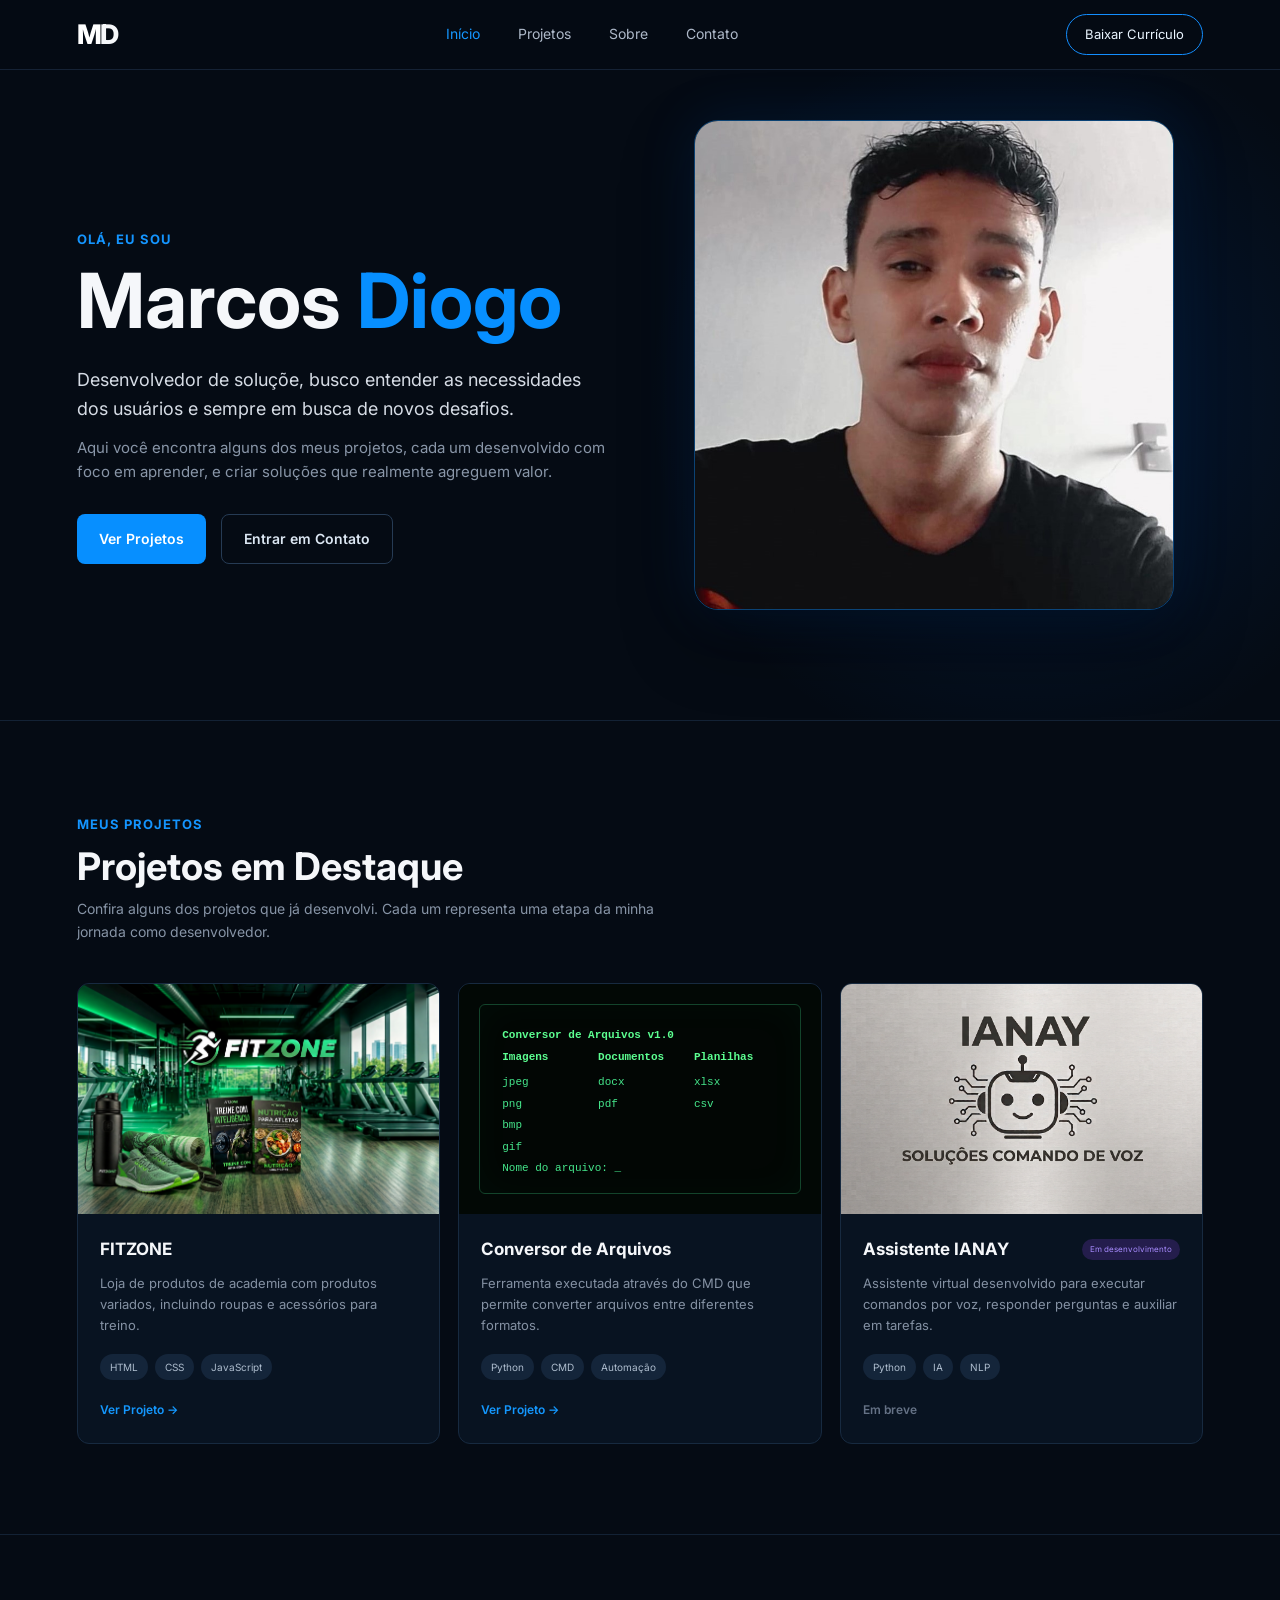
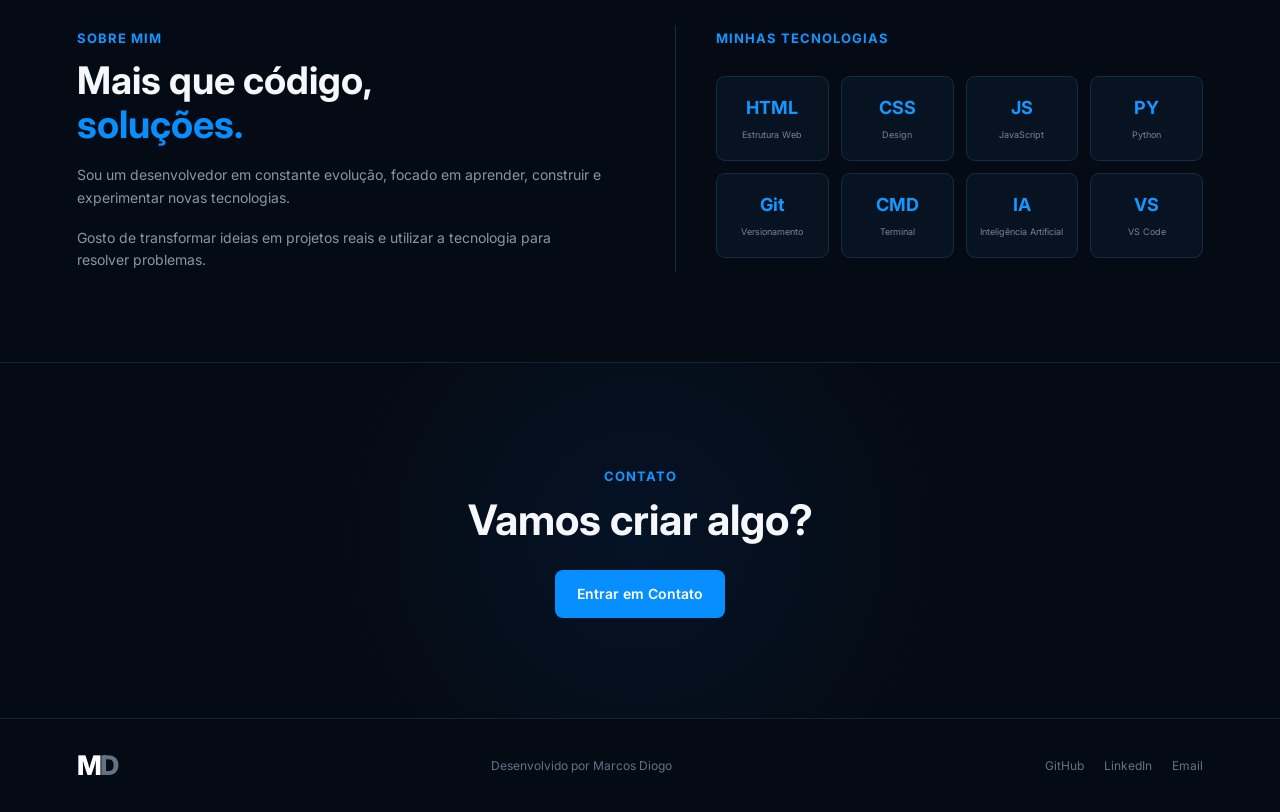
<file: index.html>
<!DOCTYPE html>
<html lang="pt-BR">
<head>
    <meta charset="UTF-8">
    <meta name="viewport" content="width=device-width, initial-scale=1.0">
    <title>Marcos Diogo | Desenvolvedor</title>
    <link rel="icon" type="icon" href="icon.svg">
    <link rel="stylesheet" href="style.css">
    <link rel="preconnect" href="https://fonts.googleapis.com">
    <link rel="preconnect" href="https://fonts.gstatic.com" crossorigin>
    <link href="https://fonts.googleapis.com/css2?family=Inter:wght@400;500;600;700;800&display=swap" rel="stylesheet">
</head>

<body>
    <header class="header">

        <div class="logo">
            <span>M</span>D
        </div>

        <nav>
            <a href="#inicio" class="active">Início</a>
            <a href="#projetos">Projetos</a>
            <a href="#sobre">Sobre</a>
            <a href="#contato">Contato</a>
        </nav>

        <a href="Marcos_Diogo_Curriculo.pdf" class="curriculo" target="_blank">
            Baixar Currículo
        </a>

    </header>


    <main>

        <section class="hero" id="inicio">

            <div class="hero-content">

                <span class="small-title">
                    OLÁ, EU SOU
                </span>

                <h1>
                    Marcos <span>Diogo</span>
                </h1>

                <p class="hero-description">
                    Desenvolvedor de soluçõe, busco entender as
                    necessidades dos usuários e sempre em busca de novos desafios.
                </p>

                <p class="hero-text">
                    Aqui você encontra alguns dos meus projetos,
                    cada um desenvolvido com foco em aprender,
                    e criar soluções que realmente agreguem valor.
                </p>

                <div class="hero-buttons">

                    <a href="#projetos" class="btn primary">
                        Ver Projetos
                    </a>

                    <a href="#contato" class="btn secondary">
                        Entrar em Contato
                    </a>

                </div>
            </div>


            <div class="hero-image">
                <img
                    src="souldiogo.jpeg"
                    alt="Foto de Marcos Diogo"
                    class="profile-photo"
                >
            </div>

        </section>


      

        <section class="projects" id="projetos">

            <div class="section-header">

                <div>
                    <span class="small-title">
                        MEUS PROJETOS
                    </span>

                    <h2>
                        Projetos em Destaque
                    </h2>

                    <p>
                        Confira alguns dos projetos que já desenvolvi.
                        Cada um representa uma etapa da minha jornada
                        como desenvolvedor.
                    </p>
                </div>

            </div>


            <div class="project-grid">


               

                <article class="project-card">

                    <div class="project-image academia">
                        <img
                            src="./FITZONE.png"
                            alt="Projeto FITZONE"
                            class="project-banner-image"
                        >
                    </div>

                    <div class="project-content">

                        <h3>
                             FITZONE
                        </h3>

                        <p>
                            Loja de produtos de academia com produtos
                            variados, incluindo roupas e
                            acessórios para treino.
                        </p>

                        <div class="tags">
                            <span>HTML</span>
                            <span>CSS</span>
                            <span>JavaScript</span>
                        </div>

                        <a href="https://github.com/souldiogo/FITZONE" class="project-link" target="_blank">
                            Ver Projeto →
                        </a>

                    </div>

                </article>



                <article class="project-card">

                    <div class="project-image terminal">

                        <div class="terminal-screen">

                            <p class="terminal-title">
                                Conversor de Arquivos v1.0
                            </p>

                            <div class="format-groups">
                                <div class="format-group">
                                    <p class="format-title">Imagens</p>
                                    <p>jpeg</p>
                                    <p>png</p>
                                    <p>bmp</p>
                                    <p>gif</p>
                                </div>

                                <div class="format-group">
                                    <p class="format-title">Documentos</p>
                                    <p>docx</p>
                                    <p>pdf</p>
                                </div>

                                <div class="format-group">
                                    <p class="format-title">Planilhas</p>
                                    <p>xlsx</p>
                                    <p>csv</p>
                                </div>
                            </div>
                            <p class="filename-prompt">
                                Nome do arquivo:
                                <span class="terminal-cursor">_</span>
                            </p>

                        </div>

                    </div>

                    <div class="project-content">

                        <h3>
                             Conversor de Arquivos
                        </h3>

                        <p>
                            Ferramenta executada através do CMD que
                            permite converter arquivos entre diferentes
                            formatos.
                        </p>

                        <div class="tags">
                            <span>Python</span>
                            <span>CMD</span>
                            <span>Automação</span>
                        </div>

                        <a href="https://github.com/souldiogo/Conversor-arquivos" class="project-link" target="_blank">
                            Ver Projeto →
                        </a>

                    </div>

                </article>


                

                <article class="project-card">

                    <div class="project-image ianay">
                        <img
                            src="./IANAY.jpeg"
                            alt="Projeto Assistente IANAY"
                            class="project-banner-image"
                        >

                    </div>

                    <div class="project-content">

                        <div class="project-title">

                            <h3>
                                 Assistente IANAY
                            </h3>

                            <span class="development">
                                Em desenvolvimento
                            </span>

                        </div>

                        <p>
                            Assistente virtual desenvolvido para
                            executar comandos por voz, responder perguntas
                            e auxiliar em tarefas.
                        </p>

                        <div class="tags">
                            <span>Python</span>
                            <span>IA</span>
                            <span>NLP</span>
                        </div>

                        <span class="project-link disabled">
                            Em breve
                        </span>

                    </div>

                </article>

            </div>

        </section>


       

        <section class="about" id="sobre">

            <div class="about-text">

                <span class="small-title">
                    SOBRE MIM
                </span>

                <h2>
                    Mais que código,<br>
                    <span>soluções.</span>
                </h2>

                <p>
                    Sou um desenvolvedor em constante evolução,
                    focado em aprender, construir e experimentar
                    novas tecnologias.
                </p>

                <p>
                    Gosto de transformar ideias em projetos reais
                    e utilizar a tecnologia para resolver problemas.
                </p>

            </div>


            <div class="technologies">

                <span class="small-title">
                    MINHAS TECNOLOGIAS
                </span>

                <div class="tech-grid">

                    <div class="tech">
                        <strong>HTML</strong>
                        <small>Estrutura Web</small>
                    </div>

                    <div class="tech">
                        <strong>CSS</strong>
                        <small>Design</small>
                    </div>

                    <div class="tech">
                        <strong>JS</strong>
                        <small>JavaScript</small>
                    </div>

                    <div class="tech">
                        <strong>PY</strong>
                        <small>Python</small>
                    </div>

                    <div class="tech">
                        <strong>Git</strong>
                        <small>Versionamento</small>
                    </div>

                    <div class="tech">
                        <strong>CMD</strong>
                        <small>Terminal</small>
                    </div>

                    <div class="tech">
                        <strong>IA</strong>
                        <small>Inteligência Artificial</small>
                    </div>

                    <div class="tech">
                        <strong>VS</strong>
                        <small>VS Code</small>
                    </div>

                </div>

            </div>

        </section>

        
        <section class="contact" id="contato">

            <span class="small-title">
                CONTATO
            </span>

            <h2>
                Vamos criar algo?
            </h2>

            <p>
               
            </p>

            <a href="https://mail.google.com/mail/?view=cm&amp;fs=1&amp;to=marcosdbfc.castro@gmail.com" class="btn primary" target="_blank" rel="noopener noreferrer">
                 Entrar em Contato
            </a>

        </section>

    </main>


    <footer>

        <div class="logo">
            <span>M</span>D
        </div>

        <p>
            Desenvolvido por Marcos Diogo
        </p>

        <div class="social">
            <a href="https://github.com/souldiogo" target="_blank">GitHub</a>
            <a href="https://www.linkedin.com/in/marcosccastro" target="_blank">LinkedIn</a>
            <a href="https://mail.google.com/mail/?view=cm&amp;fs=1&amp;to=marcosdbfc.castro@gmail.com" target="_blank" rel="noopener noreferrer">Email</a>
        </div>
    </footer>
<script src="nav.js"></script>
</body>
</html>
</file>
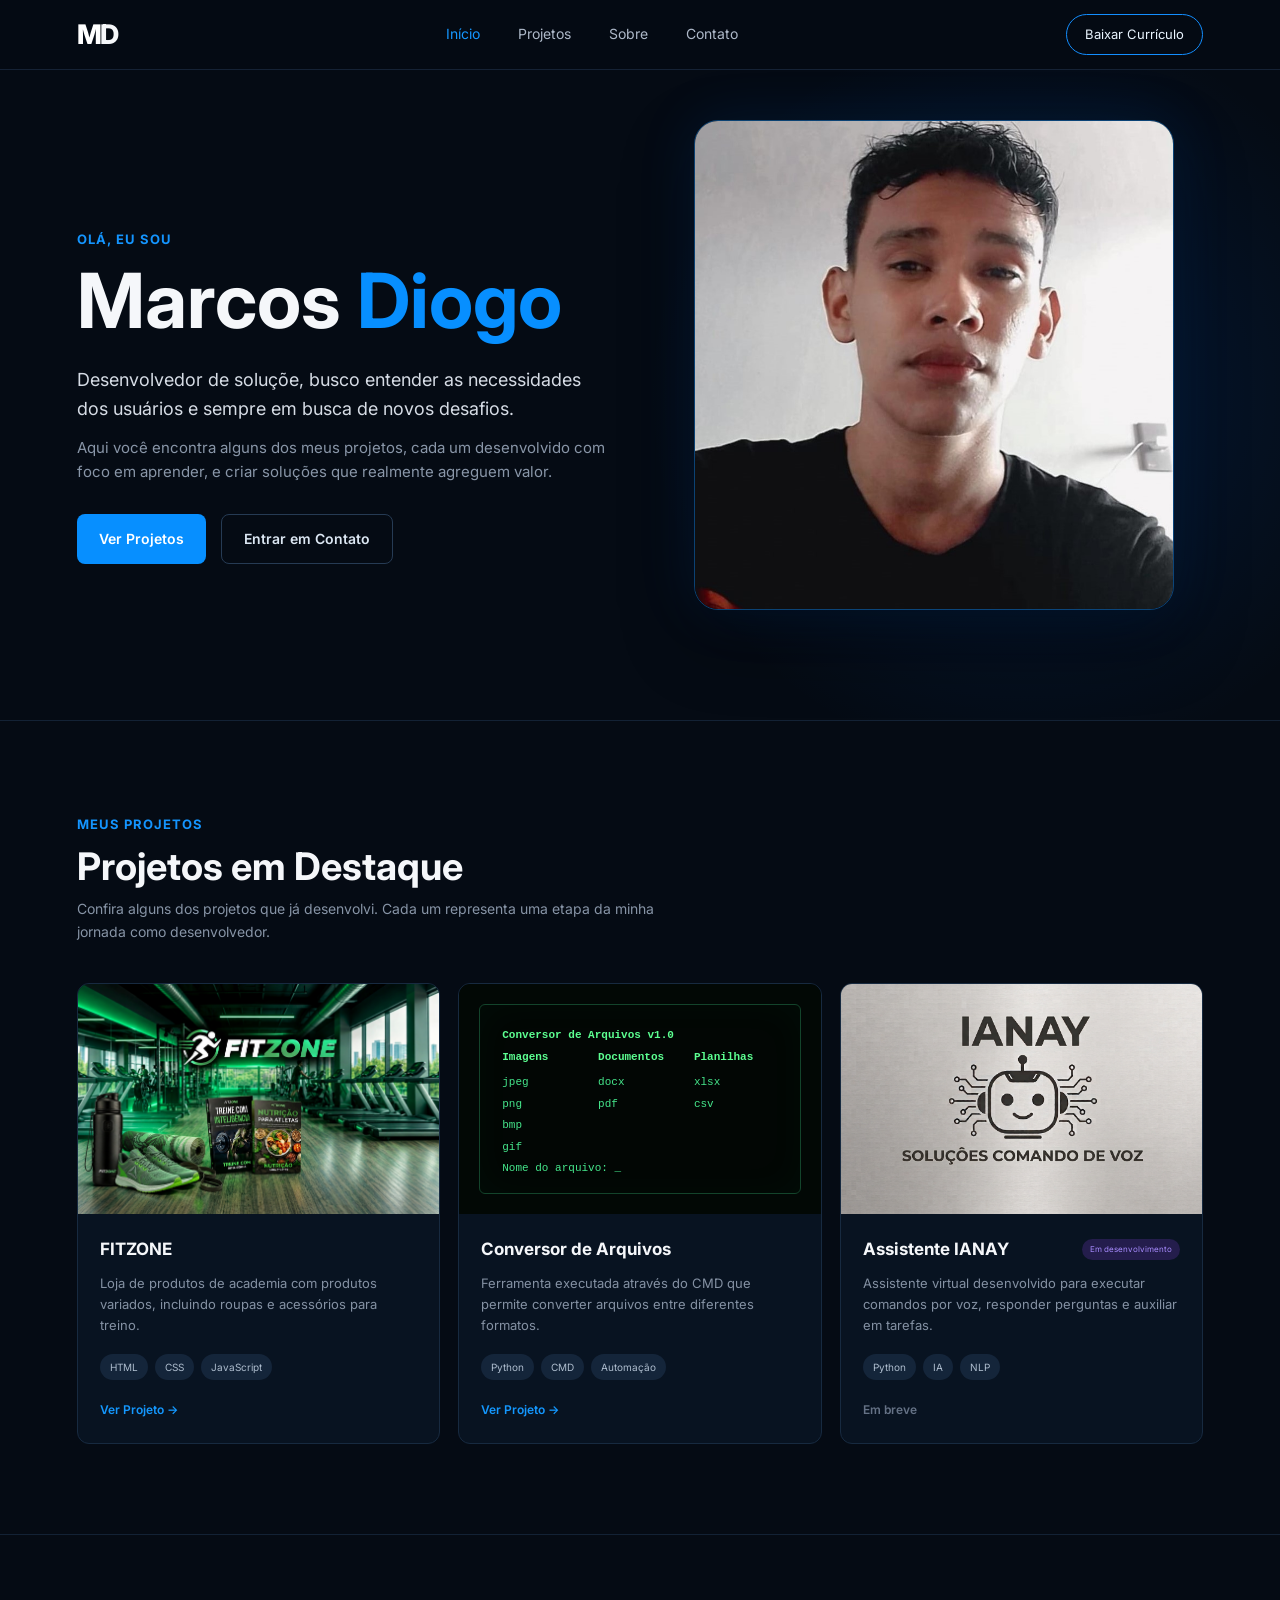
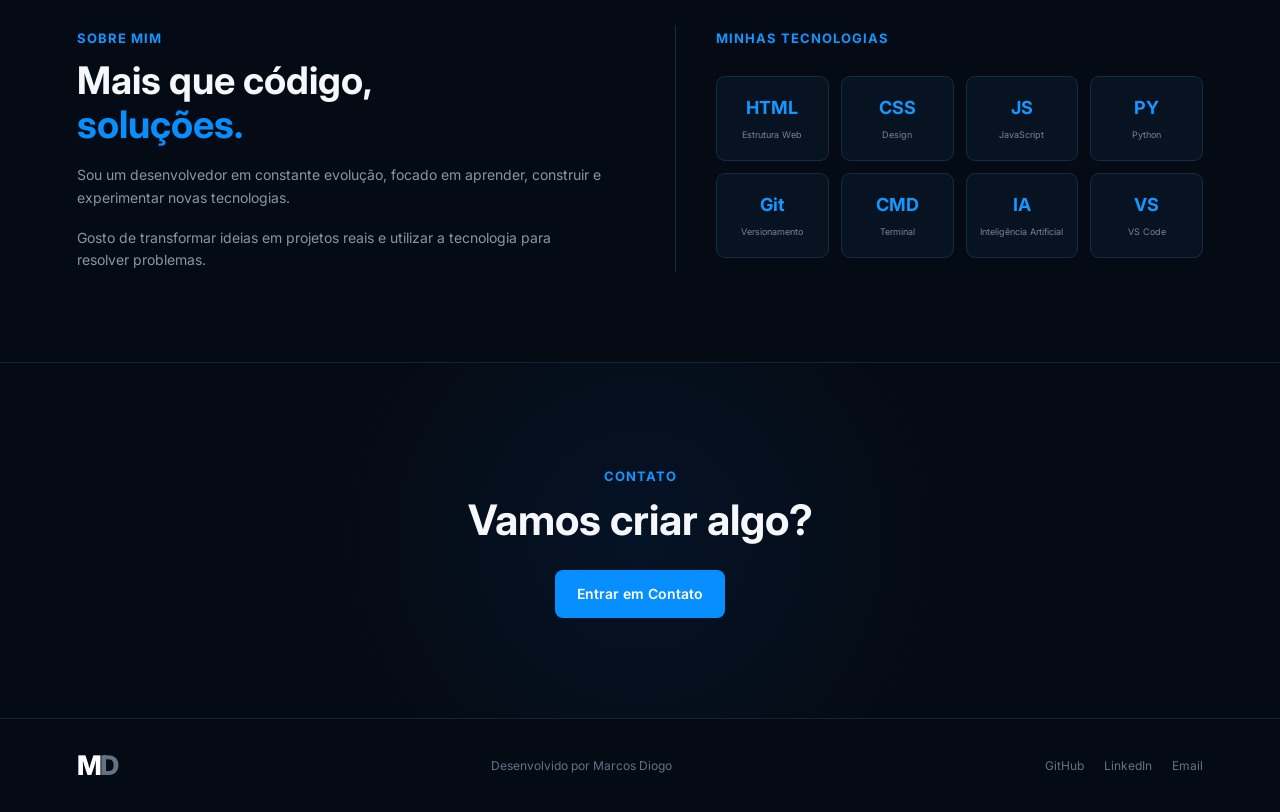
<file: port.html>
<!DOCTYPE html>
<html lang="pt-BR">
<head>
    <meta charset="UTF-8">
    <meta name="viewport" content="width=device-width, initial-scale=1.0">
    <title>Marcos Diogo | Desenvolvedor</title>
    <link rel="icon" type="icon" href="icon.svg">
    <link rel="stylesheet" href="style.css">
    <link rel="preconnect" href="https://fonts.googleapis.com">
    <link rel="preconnect" href="https://fonts.gstatic.com" crossorigin>
    <link href="https://fonts.googleapis.com/css2?family=Inter:wght@400;500;600;700;800&display=swap" rel="stylesheet">
</head>

<body>
    <header class="header">

        <div class="logo">
            <span>M</span>D
        </div>

        <nav>
            <a href="#inicio" class="active">Início</a>
            <a href="#projetos">Projetos</a>
            <a href="#sobre">Sobre</a>
            <a href="#contato">Contato</a>
        </nav>

        <a href="Marcos_Diogo_Curriculo.pdf" class="curriculo" target="_blank">
            Baixar Currículo
        </a>

    </header>


    <main>

        <section class="hero" id="inicio">

            <div class="hero-content">

                <span class="small-title">
                    OLÁ, EU SOU
                </span>

                <h1>
                    Marcos <span>Diogo</span>
                </h1>

                <p class="hero-description">
                    Desenvolvedor de soluçõe, busco entender as
                    necessidades dos usuários e sempre em busca de novos desafios.
                </p>

                <p class="hero-text">
                    Aqui você encontra alguns dos meus projetos,
                    cada um desenvolvido com foco em aprender,
                    e criar soluções que realmente agreguem valor.
                </p>

                <div class="hero-buttons">

                    <a href="#projetos" class="btn primary">
                        Ver Projetos
                    </a>

                    <a href="#contato" class="btn secondary">
                        Entrar em Contato
                    </a>

                </div>
            </div>


            <div class="hero-image">
                <img
                    src="souldiogo.jpeg"
                    alt="Foto de Marcos Diogo"
                    class="profile-photo"
                >
            </div>

        </section>


      

        <section class="projects" id="projetos">

            <div class="section-header">

                <div>
                    <span class="small-title">
                        MEUS PROJETOS
                    </span>

                    <h2>
                        Projetos em Destaque
                    </h2>

                    <p>
                        Confira alguns dos projetos que já desenvolvi.
                        Cada um representa uma etapa da minha jornada
                        como desenvolvedor.
                    </p>
                </div>

            </div>


            <div class="project-grid">


               

                <article class="project-card">

                    <div class="project-image academia">
                        <img
                            src="./FITZONE.png"
                            alt="Projeto FITZONE"
                            class="project-banner-image"
                        >
                    </div>

                    <div class="project-content">

                        <h3>
                             FITZONE
                        </h3>

                        <p>
                            Loja de produtos de academia com produtos
                            variados, incluindo roupas e
                            acessórios para treino.
                        </p>

                        <div class="tags">
                            <span>HTML</span>
                            <span>CSS</span>
                            <span>JavaScript</span>
                        </div>

                        <a href="https://github.com/souldiogo/FITZONE" class="project-link" target="_blank">
                            Ver Projeto →
                        </a>

                    </div>

                </article>



                <article class="project-card">

                    <div class="project-image terminal">

                        <div class="terminal-screen">

                            <p class="terminal-title">
                                Conversor de Arquivos v1.0
                            </p>

                            <div class="format-groups">
                                <div class="format-group">
                                    <p class="format-title">Imagens</p>
                                    <p>jpeg</p>
                                    <p>png</p>
                                    <p>bmp</p>
                                    <p>gif</p>
                                </div>

                                <div class="format-group">
                                    <p class="format-title">Documentos</p>
                                    <p>docx</p>
                                    <p>pdf</p>
                                </div>

                                <div class="format-group">
                                    <p class="format-title">Planilhas</p>
                                    <p>xlsx</p>
                                    <p>csv</p>
                                </div>
                            </div>
                            <p class="filename-prompt">
                                Nome do arquivo:
                                <span class="terminal-cursor">_</span>
                            </p>

                        </div>

                    </div>

                    <div class="project-content">

                        <h3>
                             Conversor de Arquivos
                        </h3>

                        <p>
                            Ferramenta executada através do CMD que
                            permite converter arquivos entre diferentes
                            formatos.
                        </p>

                        <div class="tags">
                            <span>Python</span>
                            <span>CMD</span>
                            <span>Automação</span>
                        </div>

                        <a href="https://github.com/souldiogo/Conversor-arquivos" class="project-link" target="_blank">
                            Ver Projeto →
                        </a>

                    </div>

                </article>


                

                <article class="project-card">

                    <div class="project-image ianay">
                        <img
                            src="./IANAY.jpeg"
                            alt="Projeto Assistente IANAY"
                            class="project-banner-image"
                        >

                    </div>

                    <div class="project-content">

                        <div class="project-title">

                            <h3>
                                 Assistente IANAY
                            </h3>

                            <span class="development">
                                Em desenvolvimento
                            </span>

                        </div>

                        <p>
                            Assistente virtual desenvolvido para
                            executar comandos por voz, responder perguntas
                            e auxiliar em tarefas.
                        </p>

                        <div class="tags">
                            <span>Python</span>
                            <span>IA</span>
                            <span>NLP</span>
                        </div>

                        <span class="project-link disabled">
                            Em breve
                        </span>

                    </div>

                </article>

            </div>

        </section>


       

        <section class="about" id="sobre">

            <div class="about-text">

                <span class="small-title">
                    SOBRE MIM
                </span>

                <h2>
                    Mais que código,<br>
                    <span>soluções.</span>
                </h2>

                <p>
                    Sou um desenvolvedor em constante evolução,
                    focado em aprender, construir e experimentar
                    novas tecnologias.
                </p>

                <p>
                    Gosto de transformar ideias em projetos reais
                    e utilizar a tecnologia para resolver problemas.
                </p>

            </div>


            <div class="technologies">

                <span class="small-title">
                    MINHAS TECNOLOGIAS
                </span>

                <div class="tech-grid">

                    <div class="tech">
                        <strong>HTML</strong>
                        <small>Estrutura Web</small>
                    </div>

                    <div class="tech">
                        <strong>CSS</strong>
                        <small>Design</small>
                    </div>

                    <div class="tech">
                        <strong>JS</strong>
                        <small>JavaScript</small>
                    </div>

                    <div class="tech">
                        <strong>PY</strong>
                        <small>Python</small>
                    </div>

                    <div class="tech">
                        <strong>Git</strong>
                        <small>Versionamento</small>
                    </div>

                    <div class="tech">
                        <strong>CMD</strong>
                        <small>Terminal</small>
                    </div>

                    <div class="tech">
                        <strong>IA</strong>
                        <small>Inteligência Artificial</small>
                    </div>

                    <div class="tech">
                        <strong>VS</strong>
                        <small>VS Code</small>
                    </div>

                </div>

            </div>

        </section>

        
        <section class="contact" id="contato">

            <span class="small-title">
                CONTATO
            </span>

            <h2>
                Vamos criar algo?
            </h2>

            <p>
               
            </p>

            <a href="https://mail.google.com/mail/?view=cm&amp;fs=1&amp;to=marcosdbfc.castro@gmail.com" class="btn primary" target="_blank" rel="noopener noreferrer">
                 Entrar em Contato
            </a>

        </section>

    </main>


    <footer>

        <div class="logo">
            <span>M</span>D
        </div>

        <p>
            Desenvolvido por Marcos Diogo
        </p>

        <div class="social">
            <a href="https://github.com/souldiogo" target="_blank">GitHub</a>
            <a href="https://www.linkedin.com/in/marcosccastro" target="_blank">LinkedIn</a>
            <a href="https://mail.google.com/mail/?view=cm&amp;fs=1&amp;to=marcosdbfc.castro@gmail.com" target="_blank" rel="noopener noreferrer">Email</a>
        </div>
    </footer>
<script src="nav.js"></script>
</body>
</html>
</file>
<file: style.css>
* {
    margin: 0;
    padding: 0;
    box-sizing: border-box;
}

html {
    scroll-behavior: smooth;
}

body {
    font-family: "Inter", sans-serif;
    background: #050b14;
    color: #f5f7fa;
    line-height: 1.6;
}

a {
    text-decoration: none;
    color: inherit;
}

button {
    font-family: inherit;
}


.header {
    height: 70px;
    padding: 0 6%;

    display: flex;
    align-items: center;
    justify-content: space-between;

    background: rgba(5, 11, 20, .92);

    border-bottom: 1px solid #152235;

    position: sticky;
    top: 0;
    z-index: 100;

    backdrop-filter: blur(15px);
}

.logo {
    font-size: 27px;
    font-weight: 800;
    letter-spacing: -2px;
}

.logo span {
    color: #ffffff;
}

.header nav {
    display: flex;
    gap: 38px;
}

.header nav a {
    color: #aeb9c9;
    font-size: 14px;
    transition: .3s;
}

.header nav a:hover,
.header nav a.active {
    color: #1597ff;
}

.curriculo {
    border: 1px solid #138eff;
    border-radius: 30px;
    padding: 9px 18px;

    font-size: 13px;

    color: #eaf5ff;

    transition: .3s;
}

.curriculo:hover {
    background: #138eff;
}


.hero {
    min-height: 600px;
    padding: 80px 6%;

    display: grid;
    grid-template-columns: 1fr 1fr;
    align-items: center;

    gap: 50px;

    background:
        radial-gradient(
            circle at 80% 50%,
            rgba(0, 110, 255, .15),
            transparent 35%
        );
}

.small-title {
    color: #1495ff;
    font-size: 13px;
    font-weight: 700;
    letter-spacing: 1px;
}

.hero h1 {
    margin-top: 10px;

    font-size: clamp(48px, 6vw, 76px);
    line-height: 1.05;
}

.hero h1 span {
    color: #078fff;
}

.hero-description {
    max-width: 620px;
    margin-top: 25px;

    font-size: 18px;
    color: #d6dce5;
}

.hero-text {
    max-width: 600px;
    margin-top: 12px;

    font-size: 15px;
    color: #8996a8;
}

.hero-buttons {
    display: flex;
    gap: 15px;
    margin-top: 30px;
}

.btn {
    display: inline-flex;
    align-items: center;
    justify-content: center;

    padding: 13px 22px;

    border-radius: 8px;

    font-size: 14px;
    font-weight: 600;

    transition: .3s;
}

.btn.primary {
    background: #078fff;
    color: white;
}

.btn.primary:hover {
    transform: translateY(-3px);
    box-shadow: 0 10px 30px rgba(0, 143, 255, .25);
}

.btn.secondary {
    border: 1px solid #263b54;
    color: #dce7f3;
}

.btn.secondary:hover {
    border-color: #078fff;
}


.hero-image {
    display: flex;
    justify-content: center;
    align-items: center;
}

.profile-photo {
    width: min(100%, 480px);
    max-height: 490px;
    object-fit: cover;
    border-radius: 24px;
    transform: translateY(-30px);
    border: 1px solid rgba(20, 149, 255, 0.4);
    box-shadow:
        0 0 60px rgba(0, 115, 255, .12),
        0 30px 70px rgba(0, 0, 0, .4);
}

@keyframes blink {
    50% {
        opacity: 0;
    }
}


.projects {
    padding: 90px 6%;

    border-top: 1px solid #132235;
}

.section-header {
    display: flex;
    justify-content: space-between;
    align-items: end;

    gap: 30px;

    margin-bottom: 40px;
}

.section-header h2,
.about h2,
.contact h2 {
    margin-top: 8px;

    font-size: 38px;
    line-height: 1.15;
}

.section-header p {
    max-width: 600px;

    margin-top: 10px;

    color: #8794a6;
    font-size: 14px;
}

.filters {
    display: flex;

    padding: 4px;

    border: 1px solid #1b3046;
    border-radius: 30px;
}


.project-grid {
    display: grid;

    grid-template-columns:
        repeat(3, 1fr);

    gap: 18px;
}

.project-card {
    overflow: hidden;

    border: 1px solid #172a40;
    border-radius: 12px;

    background: #081321;

    transition: .3s;
}

.project-card:hover {
    transform: translateY(-7px);

    border-color: #078fff;

    box-shadow:
        0 15px 40px rgba(0, 0, 0, .3);
}

.project-image {
    height: 230px;

    padding: 20px;

    display: flex;
    align-items: center;
    justify-content: center;

    overflow: hidden;
}


/* Academia */

.academia {
    background: #0d121a;
    padding: 0;
}

.project-banner-image {
    width: 100%;
    height: 100%;
    object-fit: cover;
    display: block;
}


/* Terminal */

.terminal {
    background: #020805;
}

.terminal-screen {
    width: 100%;
    height: 100%;

    position: relative;

    padding: 22px;

    border: 1px solid #13442b;
    border-radius: 6px;

    background: #020604;

    color: #45e68b;

    font-family: monospace;
    font-size: 11px;

    box-shadow:
        inset 0 0 40px rgba(0, 255, 120, .03);
}

.terminal-title {
    color: #5cff91;
    font-weight: bold;
}

.format-groups {
    display: grid;
    grid-template-columns: repeat(3, 1fr);
    gap: 12px;
    margin-top: 0;
}

.format-group p {
    margin-top: 4px;
}

.format-group .format-title {
    margin-bottom: 8px;
    color: #5cff91;
    font-weight: bold;
}

.filename-prompt {
    position: absolute;
    bottom: 15px;
    left: 22px;
    right: 22px;
}

.terminal-cursor {
    animation: blink 1s infinite;
}


/* IANAY */

.ianay {
    padding: 0;

    background:
        radial-gradient(
            circle,
            #29226b,
            #080516
        );
}

.ianay-screen {
    width: 100%;
    height: 100%;

    padding: 15px;

    border: 1px solid #453b9c;
    border-radius: 8px;

    background: #090c20;

    position: relative;
}

.ianay-logo {
    display: inline-flex;

    width: 25px;
    height: 25px;

    align-items: center;
    justify-content: center;

    margin-right: 5px;

    border-radius: 7px;

    background: #694cff;
}

.ianay-screen strong {
    font-size: 12px;
}

.message {
    margin-top: 30px;

    width: 75%;

    padding: 10px;

    border-radius: 10px;

    background: #17234a;

    color: #cbd4ff;

    font-size: 10px;
}

.input {
    position: absolute;

    bottom: 15px;
    left: 15px;
    right: 15px;

    padding: 8px;

    border: 1px solid #27376a;
    border-radius: 6px;

    color: #69759d;

    font-size: 9px;
}

.input span {
    float: right;

    color: #846aff;
}


/* =========================
   CARD CONTENT
========================= */

.project-content {
    padding: 22px;
}

.project-content h3 {
    font-size: 17px;
}

.project-content p {
    margin-top: 10px;

    color: #8491a3;

    font-size: 13px;
}

.tags {
    display: flex;
    flex-wrap: wrap;

    gap: 7px;

    margin-top: 18px;
}

.tags span {
    padding: 5px 10px;

    border-radius: 20px;

    background: #14253a;

    color: #aebdce;

    font-size: 10px;
}

.project-link {
    display: inline-block;

    margin-top: 20px;

    color: #1498ff;

    font-size: 12px;
    font-weight: 600;
}

.project-title {
    display: flex;
    align-items: center;
    justify-content: space-between;

    gap: 10px;
}

.development {
    padding: 4px 8px;

    border-radius: 20px;

    background: #241d4c;

    color: #a88cff;

    font-size: 8px;

    white-space: nowrap;
}

.disabled {
    color: #657286;
}


/* =========================
   SOBRE
========================= */

.about {
    padding: 90px 6%;

    display: grid;

    grid-template-columns:
        1fr 1fr;

    gap: 70px;

    border-top: 1px solid #132235;
}

.about h2 span {
    color: #078fff;
}

.about-text p {
    max-width: 550px;

    margin-top: 18px;

    color: #8996a8;

    font-size: 14px;
}

.technologies {
    padding-left: 40px;

    border-left: 1px solid #172b40;
}

.tech-grid {
    display: grid;

    grid-template-columns:
        repeat(4, 1fr);

    gap: 12px;

    margin-top: 25px;
}

.tech {
    min-height: 85px;

    display: flex;
    flex-direction: column;

    justify-content: center;
    align-items: center;

    border: 1px solid #172a40;
    border-radius: 9px;

    background: #081321;

    text-align: center;

    transition: .3s;
}

.tech:hover {
    border-color: #078fff;
    transform: translateY(-3px);
}

.tech strong {
    color: #1597ff;

    font-size: 18px;
}

.tech small {
    margin-top: 5px;

    color: #758398;

    font-size: 9px;
}


/* =========================
   CONTATO
========================= */

.contact {
    padding: 100px 20px;

    text-align: center;

    border-top: 1px solid #132235;

    background:
        radial-gradient(
            circle,
            rgba(0, 115, 255, .08),
            transparent 45%
        );
}

.contact h2 {
    font-size: 42px;
}

.contact p {
    margin: 15px auto 25px;

    color: #8996a8;
}


/* =========================
   FOOTER
========================= */

footer {
    padding: 25px 6%;

    display: flex;
    align-items: center;
    justify-content: space-between;

    border-top: 1px solid #132235;

    color: #647286;

    font-size: 12px;
}

.social {
    display: flex;
    gap: 20px;
}

.social a:hover {
    color: #1597ff;
}


/* =========================
   RESPONSIVIDADE
========================= */

@media (max-width: 1000px) {

    .hero {
        grid-template-columns: 1fr;
    }

    .hero-image {
        order: -1;
    }

    .project-grid {
        grid-template-columns: 1fr 1fr;
    }

    .about {
        grid-template-columns: 1fr;
    }

    .technologies {
        padding-left: 0;
        border-left: none;
    }

}


@media (max-width: 700px) {

    .header {
        padding: 0 20px;
    }

    .header nav {
        display: none;
    }

    .curriculo {
        font-size: 11px;
    }

    .hero {
        padding: 60px 20px;
    }

    .hero h1 {
        font-size: 48px;
    }

    .hero-buttons {
        flex-direction: column;
    }

    .btn {
        width: 100%;
    }

    .projects,
    .about {
        padding: 65px 20px;
    }

    .section-header {
        flex-direction: column;
        align-items: flex-start;
    }

    .filters {
        width: 100%;

        justify-content: center;
    }

    .project-grid {
        grid-template-columns: 1fr;
    }

    .tech-grid {
        grid-template-columns:
            repeat(2, 1fr);
    }

    .contact h2 {
        font-size: 32px;
    }

    footer {
        flex-direction: column;
        gap: 15px;

        text-align: center;
    }

}
</file>
